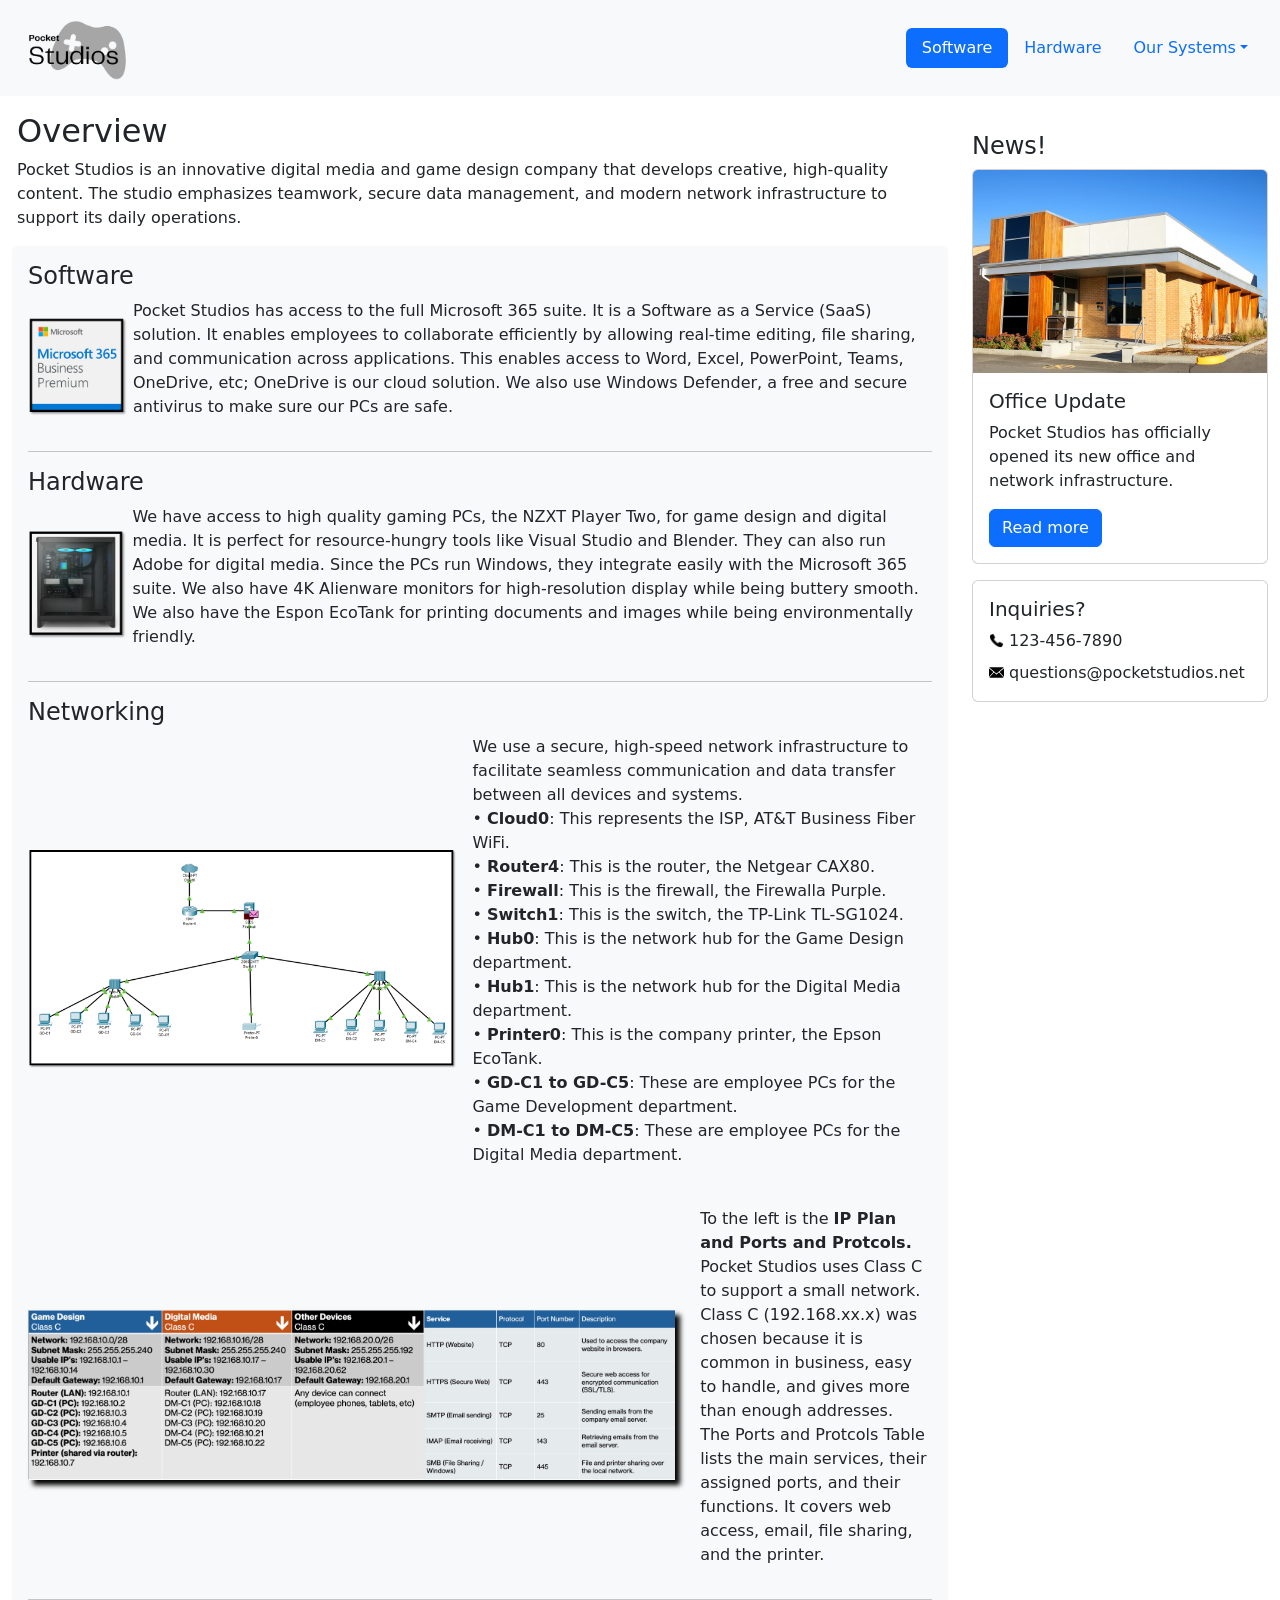
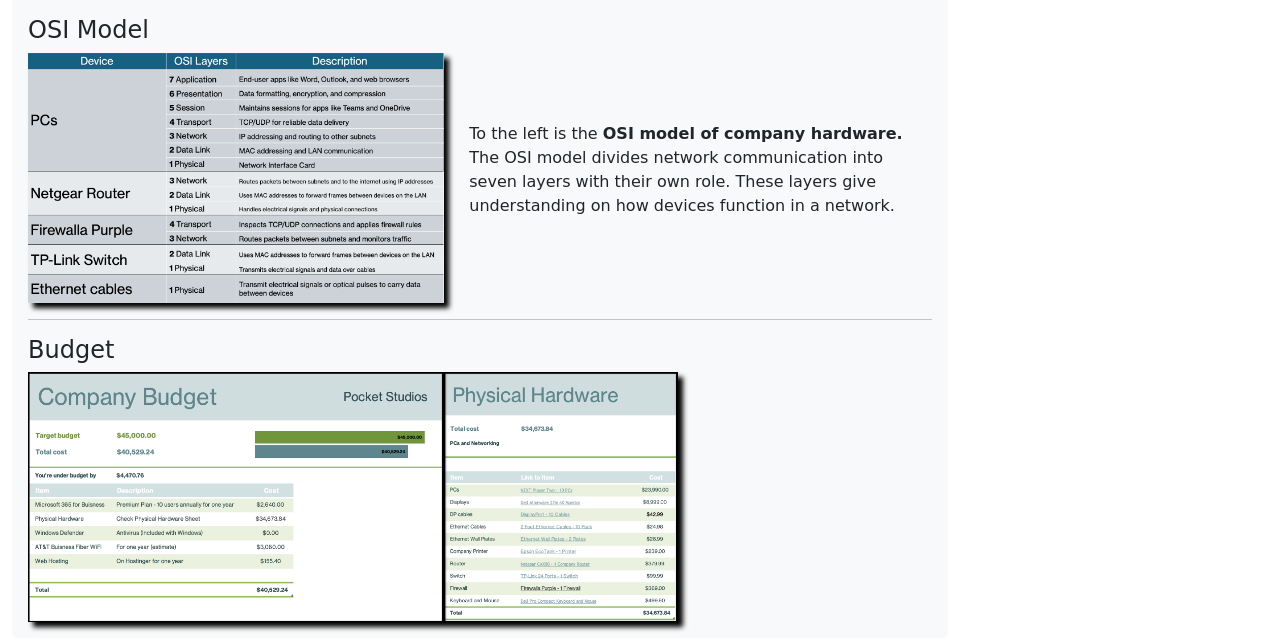
<file: index.html>
<!DOCTYPE html>
<html lang="en">
<head>
  <link rel="icon" href="favicon.ico" type="image/x-icon">
  <link rel="stylesheet" href="styles.css">
  <meta charset="UTF-8">
  <meta http-equiv="X-UA-Compatible" content="IE=edge">
  <meta name="viewport" content="width=device-width, initial-scale=1.0">
  <title>Pocket Studios</title>
  <link href="https://cdn.jsdelivr.net/npm/bootstrap@5.3.8/dist/css/bootstrap.min.css" rel="stylesheet" integrity="sha384-sRIl4kxILFvY47J16cr9ZwB07vP4J8+LH7qKQnuqkuIAvNWLzeN8tE5YBujZqJLB" crossorigin="anonymous">
</head>
<body>
<nav id="navbar-example2" class="navbar bg-body-tertiary px-3 mb-3">
  <a class="navbar-brand" href="index.html">
      <img src="images/logo.png" alt="Icon" width="120" height="70">
    </a>
  <ul class="nav nav-pills">
    <li class="nav-item">
      <a class="nav-link" href="#scrollspyHeading1">Software</a>
    </li>
    <li class="nav-item">
      <a class="nav-link" href="#scrollspyHeading2">Hardware</a>
    </li>
    <li class="nav-item dropdown">
      <a class="nav-link dropdown-toggle" data-bs-toggle="dropdown" href="#" role="button" aria-expanded="false">Our Systems</a>
      <ul class="dropdown-menu">
        <li><a class="dropdown-item" href="#scrollspyHeading3">Networking</a></li>
        <li><a class="dropdown-item" href="#scrollspyHeading4">OSI Model</a></li>
        <li><hr class="dropdown-divider"></li>
        <li><a class="dropdown-item" href="#scrollspyHeading5">Budgeting</a></li>
      </ul>
    </li>
  </ul>
</nav>
<div class="container-fluid mt-3">
  <div class="row">

    <!-- Left side: Main content -->
    <div class="col-md-9">
      <h2 style="margin-left: 5px;">Overview</h2>
      <p style="margin-left: 5px;">Pocket Studios is an innovative digital media and game design company that develops creative, high-quality content. The studio emphasizes teamwork, secure data management, and modern network infrastructure to support its daily operations.</p>

      <div data-bs-spy="scroll" data-bs-target="#navbar-example2" data-bs-root-margin="0px 0px -40%" data-bs-smooth-scroll="true" class="scrollspy-example bg-body-tertiary p-3 rounded-2" tabindex="0">
        <h4 id="scrollspyHeading1">Software</h4>
        <div class="image-text">
          <img src="images/ms365.png" alt="ms365" width="100" height="100">
          <p>Pocket Studios has access to the full Microsoft 365 suite. It is a Software as a Service (SaaS) solution. It enables employees to collaborate efficiently by allowing real-time editing, file sharing, and communication across applications. This enables access to Word, Excel, PowerPoint, Teams, OneDrive, etc; OneDrive is our cloud solution. We also use Windows Defender, a free and secure antivirus to make sure our PCs are safe.</p>
        </div>
        <hr>
        <h4 id="scrollspyHeading2" style="margin-top: 15px;">Hardware</h4>
        <div class="image-text">
          <img src="images/pc.png" alt="NZXT Player Two" width="110" height="110">
          <p>We have access to high quality gaming PCs, the NZXT Player Two, for game design and digital media. It is perfect for resource-hungry tools like Visual Studio and Blender. They can also run Adobe for digital media. Since the PCs run Windows, they integrate easily with the Microsoft 365 suite. We also have 4K Alienware monitors for high-resolution display while being buttery smooth. We also have the Espon EcoTank for printing documents and images while being environmentally friendly.</p>
        </div>
        <hr>
        <h4 id="scrollspyHeading3" style="margin-top: 15px;">Networking</h4>
        <div class="image-text">
          <img src="images/network.png" alt="network" width="510" height="220">
          <p style="margin-left: 10px;">We use a secure, high-speed network infrastructure to facilitate seamless communication and data transfer between all devices and systems. <br> •	<strong>Cloud0</strong>: This represents the ISP, AT&T Business Fiber WiFi.<br>•	<strong>Router4</strong>: This is the router, the Netgear CAX80.<br>•	<strong>Firewall</strong>: This is the firewall, the Firewalla Purple.<br>•	<strong>Switch1</strong>: This is the switch, the TP-Link TL-SG1024.<br>•	<strong>Hub0</strong>: This is the network hub for the Game Design department.<br>•	<strong>Hub1</strong>: This is the network hub for the Digital Media department.<br>•	<strong>Printer0</strong>: This is the company printer, the Epson EcoTank.<br>•	<strong>GD-C1 to GD-C5</strong>: These are employee PCs for the Game Development department.<br>•	<strong>DM-C1 to DM-C5</strong>: These are employee PCs for the Digital Media department.</p>
        </div>
        <br>
        <div class="image-text">
          <img src="images/ip.png" alt="ipplan" width="650" height="170" style="box-shadow: 5px 5px 5px black;">
          <p style="margin-left: 20px;">To the left is the <strong>IP Plan and Ports and Protcols.</strong><br>Pocket Studios uses Class C to support a small network. Class C (192.168.xx.x) was chosen because it is common in business, easy to handle, and gives more than enough addresses.<br>The Ports and Protcols Table lists the main services, their assigned ports, and their functions. It covers web access, email, file sharing, and the printer.</p>
        </div>
        <hr>
        <h4 id="scrollspyHeading4">OSI Model</h4>
        <div class="image-text">
          <img src="images/osi.png" alt="osi" width="650" height="250" style="box-shadow: 5px 5px 5px black;">
          <p style="margin-left: 20px;">To the left is the <strong>OSI model of company hardware.</strong><br>The OSI model divides network communication into seven layers with their own role. These layers give understanding on how devices function in a network.</p>
        </div>
        <hr>
        <h4 id="scrollspyHeading5">Budget</h4>
        <img src="images/budget.png" alt="budget" width="650" height="250" style="box-shadow: 5px 5px 5px black;">
      </div>
    </div>

    <!-- Right side: News card -->
    <div class="col-md-3">
      <h4 style="margin-top: 20px;">News!</h4>
      <div class="card mb-3">
        <img src="images/office.jpg" class="card-img-top" alt="News image">
        <div class="card-body">
          <h5 class="card-title">Office Update</h5>
          <p class="card-text">Pocket Studios has officially opened its new office and network infrastructure.</p>
          <a href="news/officeupdate.html" class="btn btn-primary">Read more</a>
        </div>
      </div>
      <div class="card mb-3">
        <div class="card-body">
          <h5 class="card-title">Inquiries?</h5>
          <div class="image-text align-items-center mb-2">
            <img src="images/contact/free-phone-icon-504-thumb.png" alt="phone" width="15" height="15">
            <p class="mb-0">123-456-7890</p>
          </div>
          <div class="image-text align-items-center">
            <img src="images/contact/email-envelope.svg" alt="email" width="15" height="15">
            <p class="mb-0">questions@pocketstudios.net</p>
          </div>
          <p class="card-text"></p>
        </div>
      </div>
    </div>

  </div>
</div>
   <script src="https://cdn.jsdelivr.net/npm/bootstrap@5.3.8/dist/js/bootstrap.bundle.min.js" integrity="sha384-FKyoEForCGlyvwx9Hj09JcYn3nv7wiPVlz7YYwJrWVcXK/BmnVDxM+D2scQbITxI" crossorigin="anonymous"></script>
</body>
</html>
</file>
<file: styles.css>
.image-text {
  display: flex;
  align-items: center; /* vertical centering */
  justify-content: flex-start; /* align to left */
  gap: 5px; /* space between image & text */
  text-align: left; /* ensure text is left-aligned */
}
</file>
